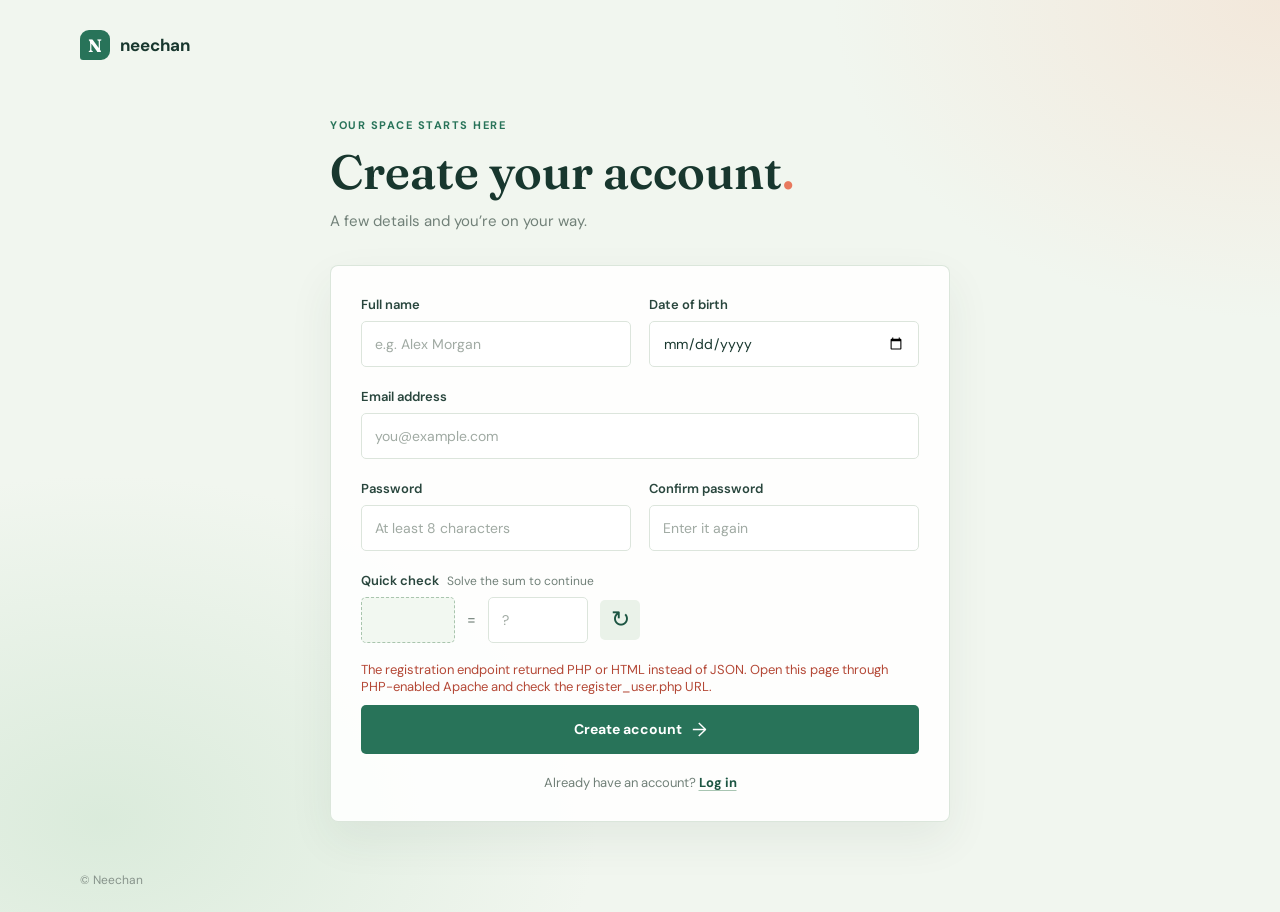
<file: neechan/register_portal/register/index.html>
<!doctype html>
<html lang="en">
	<head>
		<meta charset="utf-8">
		<meta name="viewport" content="width=device-width, initial-scale=1">
		<meta name="theme-color" content="#f1f6ef">
		<title>Create account | Neechan</title>
		<link rel="preconnect" href="https://fonts.googleapis.com">
		<link rel="preconnect" href="https://fonts.gstatic.com" crossorigin>
		<link href="https://fonts.googleapis.com/css2?family=DM+Sans:wght@400;500;600;700&family=Fraunces:opsz,wght@9..144,600;9..144,700&display=swap" rel="stylesheet">
		<link rel="stylesheet" href="index.css">
	</head>
	<body>
		<main class="page-shell">
			<header class="site-mark" aria-label="Neechan">
				<span class="mark-icon" aria-hidden="true">N</span>
				<span>neechan</span>
			</header>

			<section class="signup" aria-labelledby="page-title">
				<div class="intro">
					<p class="eyebrow">YOUR SPACE STARTS HERE</p>
					<h1 id="page-title">Create your account<span>.</span></h1>
					<p class="intro-copy">A few details and you’re on your way.</p>
				</div>

				<form id="register-form" class="register-form">
					<div class="field-grid">
						<div class="field">
							<label for="name">Full name</label>
							<input id="name" name="name" type="text" autocomplete="name" placeholder="e.g. Alex Morgan" required>
						</div>

						<div class="field">
							<label for="dob">Date of birth</label>
							<input id="dob" name="dob" type="date" autocomplete="bday" required>
						</div>

						<div class="field field-wide">
							<label for="email">Email address</label>
							<input id="email" name="email" type="email" autocomplete="email" placeholder="you@example.com" required>
						</div>

						<div class="field">
							<label for="password">Password</label>
							<input id="password" name="password" type="password" autocomplete="new-password" minlength="8" placeholder="At least 8 characters" required>
						</div>

						<div class="field">
							<label for="confirm-password">Confirm password</label>
							<input id="confirm-password" name="confirm-password" type="password" autocomplete="new-password" placeholder="Enter it again" required>
						</div>

						<div class="field field-wide captcha-field">
							<label for="captcha-answer">Quick check <span class="label-note">Solve the sum to continue</span></label>
							<div class="captcha-row">
								<output id="captcha-question" class="captcha-question" aria-live="polite"></output>
								<span class="equals" aria-hidden="true">=</span>
								<input id="captcha-answer" name="captcha-answer" type="number" inputmode="numeric" aria-label="Answer to the math problem" placeholder="?" required>
								<button id="new-question" class="refresh-button" type="button" aria-label="Get a new math problem" title="Get a new math problem">↻</button>
							</div>
						</div>
					</div>

					<p id="form-message" class="form-message" role="status" aria-live="polite"></p>
					<button class="submit-button" type="submit">Create account <span aria-hidden="true">→</span></button>
					<p class="login-prompt">Already have an account? <a href="../login-page/account.html">Log in</a></p>
				</form>
			</section>

			<footer class="page-footer">© Neechan</footer>
		</main>

		<script>
			const form = document.querySelector('#register-form');
			const password = document.querySelector('#password');
			const confirmPassword = document.querySelector('#confirm-password');
			const captchaQuestion = document.querySelector('#captcha-question');
			const captchaAnswer = document.querySelector('#captcha-answer');
			const formMessage = document.querySelector('#form-message');
			const captchaButton = document.querySelector('#new-question');
			let captchaLoaded = false;

			async function readJsonResponse(response) {
				try {
					return JSON.parse(await response.text());
				} catch {
					throw new Error('The registration endpoint returned PHP or HTML instead of JSON. Open this page through PHP-enabled Apache and check the register_user.php URL.');
				}
			}

			async function setCaptcha() {
				captchaLoaded = false;
				captchaButton.disabled = true;
				try {
					const response = await fetch('../register_user.php?action=captcha');
					const result = await readJsonResponse(response);
					if (!response.ok) throw new Error(result.error || 'Could not load a math question.');
					captchaQuestion.textContent = result.question;
					captchaAnswer.value = '';
					captchaLoaded = true;
				} catch (error) {
					formMessage.textContent = error.message;
					formMessage.classList.add('is-error');
				}
				captchaButton.disabled = false;
			}

			captchaButton.addEventListener('click', setCaptcha);
			confirmPassword.addEventListener('input', () => {
				confirmPassword.setCustomValidity(
					confirmPassword.value && confirmPassword.value !== password.value
						? 'Passwords do not match.'
						: ''
				);
			});
			password.addEventListener('input', () => {
				confirmPassword.dispatchEvent(new Event('input'));
			});

			form.addEventListener('submit', (event) => {
				event.preventDefault();
				formMessage.classList.remove('is-error');
				if (!captchaLoaded) {
					formMessage.textContent = 'Wait for the math question to load before continuing.';
					formMessage.classList.add('is-error');
					return;
				}

				const submitButton = form.querySelector('.submit-button');
				submitButton.disabled = true;
				fetch('../register_user.php', { method: 'POST', body: new FormData(form) })
					.then(async (response) => {
						const result = await readJsonResponse(response);
						if (!response.ok) throw new Error(result.error || 'Account creation failed.');
						formMessage.textContent = result.message;
						form.reset();
						setCaptcha();
					})
					.catch((error) => {
						formMessage.textContent = error.message;
						formMessage.classList.add('is-error');
						setCaptcha();
					})
					.finally(() => {
						submitButton.disabled = false;
					});
			});

			setCaptcha();
		</script>
	</body>
</html>
</file>
<file: neechan/register_portal/register/index.css>
:root {
	color-scheme: light;
	font-family: "DM Sans", sans-serif;
	color: #18372e;
	background: #f1f6ef;
	font-synthesis: none;
	text-rendering: optimizeLegibility;
	--ink: #18372e;
	--muted: #718078;
	--line: #dce5dc;
	--green: #287359;
	--green-dark: #1c5542;
	--coral: #e8795e;
}

* {
	box-sizing: border-box;
}

body {
	min-width: 320px;
	min-height: 100vh;
	margin: 0;
	background:
		radial-gradient(ellipse at 8% 90%, rgba(200, 226, 203, 0.55), transparent 31rem),
		radial-gradient(ellipse at 100% 0%, rgba(246, 205, 181, 0.35), transparent 28rem),
		#f1f6ef;
}

button,
input {
	font: inherit;
}

.page-shell {
	width: min(100% - 48px, 1120px);
	min-height: 100vh;
	margin: 0 auto;
	display: flex;
	flex-direction: column;
}

.site-mark {
	display: inline-flex;
	align-items: center;
	gap: 10px;
	align-self: flex-start;
	margin-top: 30px;
	color: var(--ink);
	font-size: 17px;
	font-weight: 700;
	letter-spacing: 0;
}

.mark-icon {
	display: grid;
	width: 30px;
	aspect-ratio: 1;
	place-items: center;
	border-radius: 9px 9px 9px 3px;
	color: #fff;
	background: var(--green);
	font-family: "Fraunces", Georgia, serif;
	font-size: 18px;
}

.signup {
	width: min(100%, 620px);
	margin: auto;
	padding: 58px 0 50px;
	animation: arrive 500ms ease-out both;
}

.intro {
	margin-bottom: 34px;
}

.eyebrow {
	margin: 0 0 13px;
	color: var(--green);
	font-size: 11px;
	font-weight: 700;
	letter-spacing: 1.5px;
}

h1 {
	margin: 0;
	color: var(--ink);
	font-family: "Fraunces", Georgia, serif;
	font-size: clamp(34px, 5vw, 48px);
	font-weight: 600;
	line-height: 1.12;
	letter-spacing: 0;
}

h1 span {
	color: var(--coral);
}

.intro-copy {
	margin: 12px 0 0;
	color: var(--muted);
	font-size: 15px;
}

.register-form {
	padding: 30px;
	border: 1px solid rgba(216, 228, 216, 0.9);
	border-radius: 8px;
	background: rgba(255, 255, 255, 0.88);
	box-shadow: 0 18px 45px rgba(37, 76, 57, 0.07);
}

.field-grid {
	display: grid;
	grid-template-columns: repeat(2, minmax(0, 1fr));
	gap: 21px 18px;
}

.field {
	min-width: 0;
}

.field-wide {
	grid-column: 1 / -1;
}

.field label {
	display: block;
	margin-bottom: 8px;
	color: #29463d;
	font-size: 13px;
	font-weight: 600;
}

.label-note {
	margin-left: 5px;
	color: var(--muted);
	font-size: 12px;
	font-weight: 400;
}

.field input {
	display: block;
	width: 100%;
	height: 46px;
	padding: 0 13px;
	border: 1px solid var(--line);
	border-radius: 5px;
	outline: none;
	color: var(--ink);
	background: #fff;
	font-size: 14px;
	transition: border-color 140ms ease, box-shadow 140ms ease;
}

.field input::placeholder {
	color: #a0aaa3;
}

.field input:focus {
	border-color: var(--green);
	box-shadow: 0 0 0 3px rgba(40, 115, 89, 0.12);
}

.captcha-row {
	display: flex;
	align-items: center;
	gap: 12px;
}

.captcha-question {
	display: grid;
	min-width: 94px;
	height: 46px;
	place-items: center;
	border: 1px dashed #a9c5ae;
	border-radius: 5px;
	color: var(--green-dark);
	background: #f2f8f1;
	font-size: 16px;
	font-weight: 700;
	letter-spacing: 0;
}

.equals {
	color: var(--muted);
}

.captcha-row input {
	width: 100px;
}

.refresh-button {
	width: 40px;
	height: 40px;
	flex: 0 0 40px;
	border: 0;
	border-radius: 5px;
	color: var(--green-dark);
	background: #eaf2e9;
	cursor: pointer;
	font-size: 23px;
	line-height: 1;
	transition: background 140ms ease, transform 140ms ease;
}

.refresh-button:hover {
	background: #dcebdd;
	transform: rotate(25deg);
}

.refresh-button:focus-visible,
.submit-button:focus-visible,
.login-prompt a:focus-visible {
	outline: 3px solid rgba(40, 115, 89, 0.35);
	outline-offset: 3px;
}

.form-message {
	min-height: 20px;
	margin: 18px 0 10px;
	color: var(--green-dark);
	font-size: 13px;
}

.form-message.is-error {
	color: #b44836;
}

.submit-button {
	display: flex;
	width: 100%;
	min-height: 49px;
	align-items: center;
	justify-content: center;
	gap: 10px;
	border: 0;
	border-radius: 5px;
	color: #fff;
	background: var(--green);
	cursor: pointer;
	font-size: 14px;
	font-weight: 700;
	transition: background 140ms ease, transform 140ms ease;
}

.submit-button:hover {
	background: var(--green-dark);
	transform: translateY(-1px);
}

.submit-button span {
	font-size: 19px;
	font-weight: 400;
}

.login-prompt {
	margin: 20px 0 0;
	color: var(--muted);
	text-align: center;
	font-size: 13px;
}

.login-prompt a {
	color: var(--green-dark);
	font-weight: 700;
	text-decoration-color: #a8c5b2;
	text-underline-offset: 3px;
}

.page-footer {
	padding: 0 0 24px;
	color: #87938b;
	font-size: 12px;
}

@keyframes arrive {
	from {
		opacity: 0;
		transform: translateY(10px);
	}

	to {
		opacity: 1;
		transform: translateY(0);
	}
}

@media (max-width: 560px) {
	.page-shell {
		width: min(100% - 32px, 460px);
	}

	.site-mark {
		margin-top: 20px;
	}

	.signup {
		padding: 46px 0 36px;
	}

	.intro {
		margin-bottom: 25px;
	}

	.register-form {
		padding: 22px 18px;
	}

	.field-grid {
		grid-template-columns: 1fr;
		gap: 18px;
	}

	.field-wide {
		grid-column: auto;
	}

	.page-footer {
		padding-bottom: 18px;
	}
}

@media (prefers-reduced-motion: reduce) {
	*,
	*::before,
	*::after {
		animation-duration: 0.01ms !important;
		animation-iteration-count: 1 !important;
		scroll-behavior: auto !important;
		transition-duration: 0.01ms !important;
	}
}
</file>
